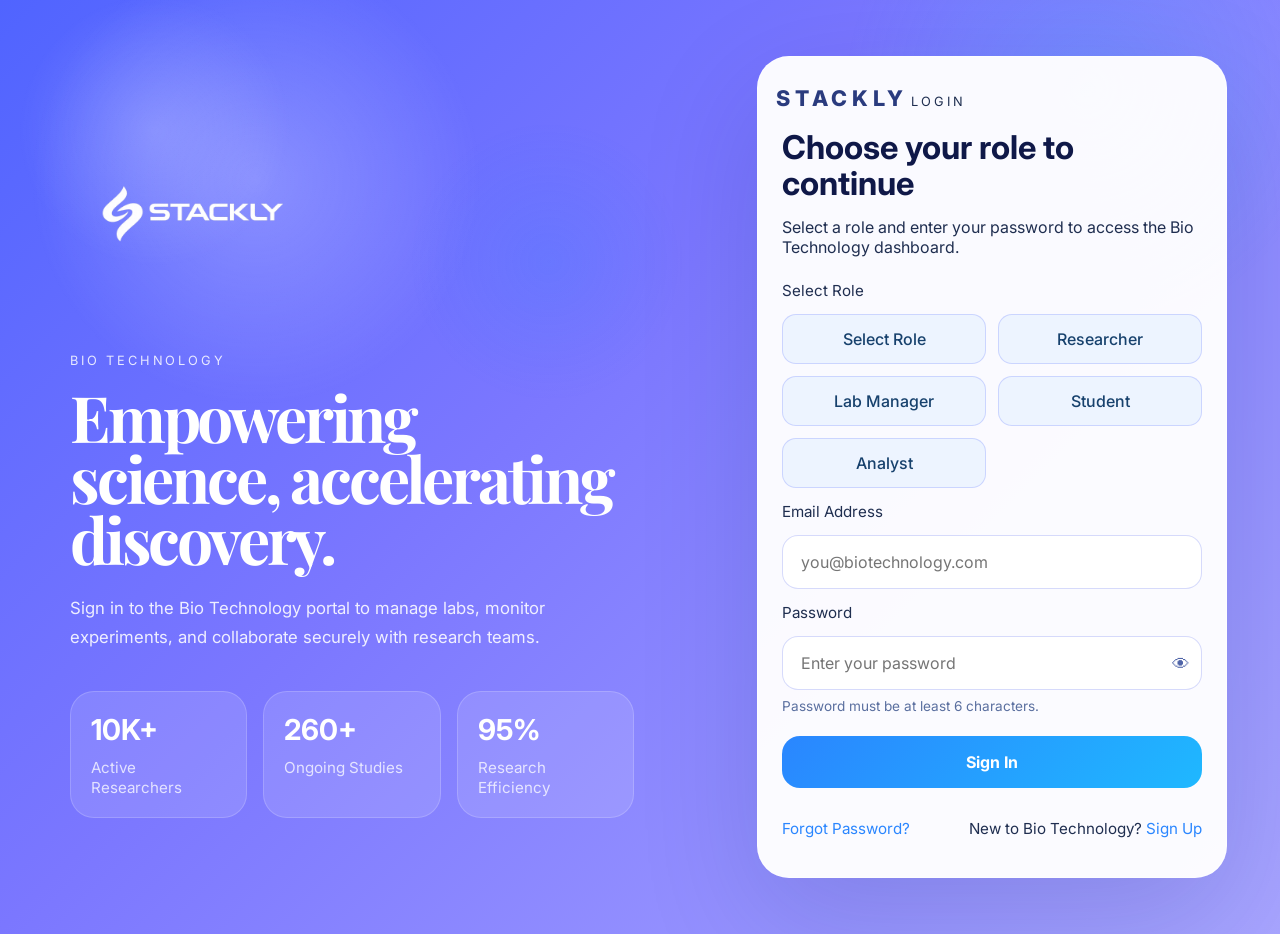
<file: index.html>
<!DOCTYPE html>
<html lang="en">
  <head>
    <meta charset="UTF-8" />
    <meta name="viewport" content="width=device-width, initial-scale=1.0" />
    <title>Bio Technology | Sign In</title>
    <link rel="stylesheet" href="style.css" />
  </head>
  <body>
    <div class="page-shell">
      <section class="hero-side">
        <img src="logo.webp" alt="Bio Technology logo" class="hero-logo" />
        <div class="hero-copy">
          <span class="eyebrow">BIO TECHNOLOGY</span>
          <h1>Empowering science, accelerating discovery.</h1>
          <p>
            Sign in to the Bio Technology portal to manage labs, monitor
            experiments, and collaborate securely with research teams.
          </p>
          <div class="hero-stats">
            <div>
              <strong>10K+</strong>
              <span>Active Researchers</span>
            </div>
            <div>
              <strong>260+</strong>
              <span>Ongoing Studies</span>
            </div>
            <div>
              <strong>95%</strong>
              <span>Research Efficiency</span>
            </div>
          </div>
        </div>
        <div class="hero-image"></div>
      </section>

      <section class="auth-side">
        <div class="auth-card">
          <div class="auth-head">
            <div class="auth-brand">STACKLY</div>
            <p class="eyebrow">Login </p>
            <h2>Choose your role to continue</h2>
            <p>
              Select a role and enter your password to access the Bio Technology
              dashboard.
            </p>
          </div>

          <form id="signinForm">
            <label for="role">Select Role</label>
            <div id="role" class="role-selector" name="role" required>
              <span class="role-option" data-value="">Select Role</span>
              <span class="role-option" data-value="Researcher">Researcher</span>
              <span class="role-option" data-value="Lab Manager">Lab Manager</span>
              <span class="role-option" data-value="Student">Student</span>
              <span class="role-option" data-value="Analyst">Analyst</span>
            </div>

            <label for="email">Email Address</label>
            <input
              type="email"
              id="email"
              name="email"
              placeholder="you@biotechnology.com"
              autocomplete="email"
              required
            />

            <label for="password">Password</label>
            <div class="password-field">
              <input
                type="password"
                id="password"
                name="password"
                placeholder="Enter your password"
                minlength="6"
                required
              />
              <button type="button" class="password-toggle" aria-label="Show password">👁</button>
            </div>
            <p class="field-note">Password must be at least 6 characters.</p>

            <button type="submit" class="primary-btn">Sign In</button>
          </form>

          <div class="auth-footer">
            <a href="404.html">Forgot Password?</a>
            <p>
              New to Bio Technology? <a href="signup.html">Sign Up</a>
            </p>
          </div>
        </div>
      </section>
    </div>
    <script src="script.js"></script>
  </body>
</html>
</file>
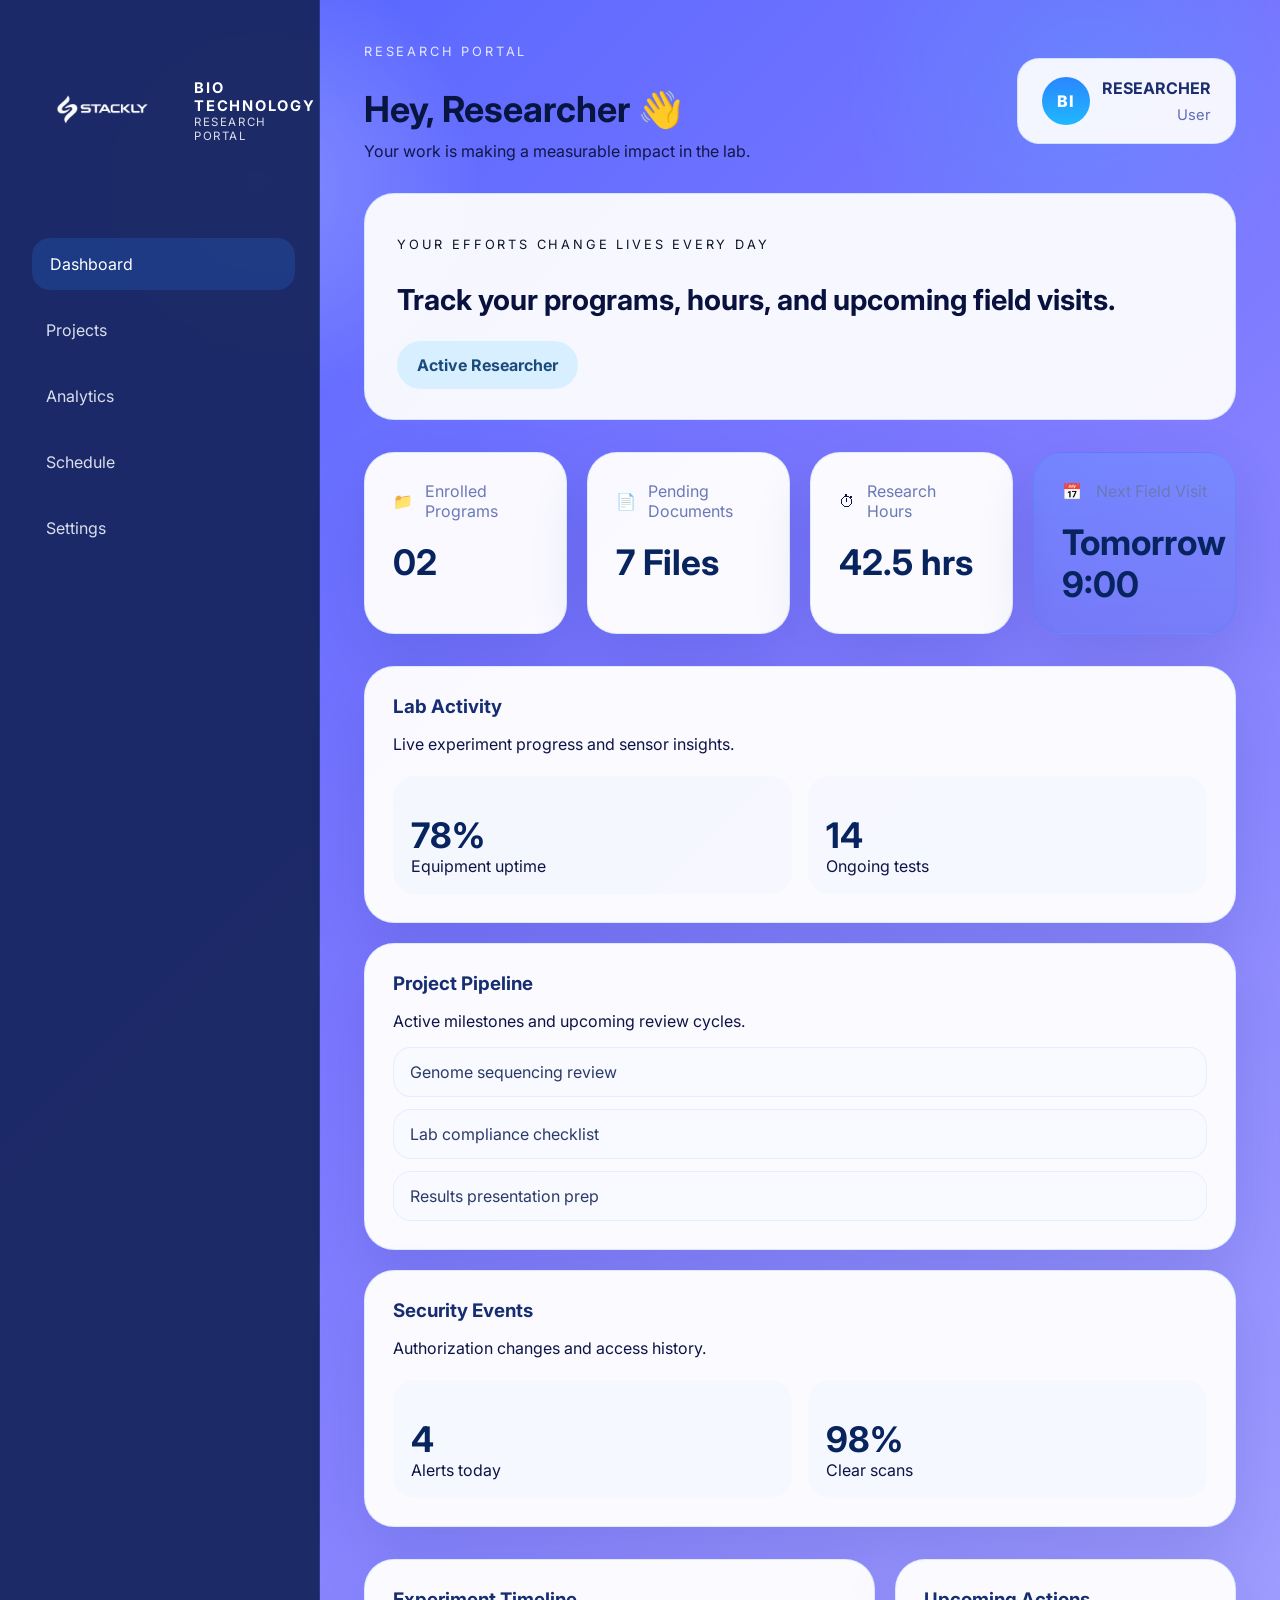
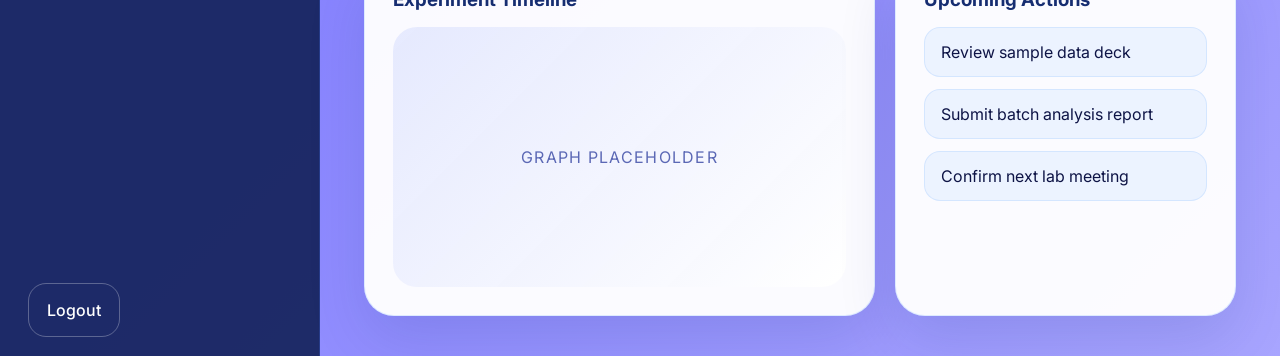
<file: dashbord.html>
<!DOCTYPE html>
<html lang="en">
  <head>
    <meta charset="UTF-8" />
    <meta name="viewport" content="width=device-width, initial-scale=1.0" />
    <title>Bio Technology | Dashboard</title>
    <link rel="stylesheet" href="style.css" />
  </head>
  <body>
    <div class="dashboard-shell">
      <aside class="dashboard-sidebar">
        <div class="logo-block">
          <img src="logo.webp" alt="Bio Technology" class="sidebar-logo" />
          <div class="brand-copy">
            <p class="brand-title">Bio Technology</p>
            <span class="brand-subtitle">Research Portal</span>
          </div>
        </div>

        <nav class="sidebar-nav">
          <a class="nav-item active" href="#dashboardTop">Dashboard</a>
          <a class="nav-item" href="#projects">Projects</a>
          <a class="nav-item" href="#analytics">Analytics</a>
          <a class="nav-item" href="#schedule">Schedule</a>
          <a class="nav-item" href="404.html">Settings</a>
        </nav>

        <div class="sidebar-footer">
          <a class="ghost-btn" href="index.html">Logout</a>
        </div>
      </aside>

      <main class="dashboard-main" id="dashboardTop">
        <header class="dashboard-topbar">
          <div>
            <span class="eyebrow">RESEARCH PORTAL</span>
            <h1 id="userGreeting">Hey, Bio Innovator</h1>
            <p class="subtext">Your work is making a measurable impact in the lab.</p>
          </div>
          <div class="topbar-status">
            <div class="profile-chip">
              <div class="profile-avatar">BI</div>
              <div>
                <p id="dashboardRole">RESEARCHER</p>
                <span>User</span>
              </div>
            </div>
          </div>
        </header>

        <section class="hero-banner">
          <div>
            <p class="eyebrow">Your Efforts Change Lives Every Day</p>
            <h2>Track your programs, hours, and upcoming field visits.</h2>
          </div>
          <span class="status-badge">Active Researcher</span>
        </section>

        <section class="summary-grid" id="projects">
          <article class="summary-card">
            <div class="card-top">
              <span>📁</span>
              <p>Enrolled Programs</p>
            </div>
            <strong>02</strong>
          </article>
          <article class="summary-card">
            <div class="card-top">
              <span>📄</span>
              <p>Pending Documents</p>
            </div>
            <strong>7 Files</strong>
          </article>
          <article class="summary-card">
            <div class="card-top">
              <span>⏱</span>
              <p>Research Hours</p>
            </div>
            <strong>42.5 hrs</strong>
          </article>
          <article class="summary-card highlight-card">
            <div class="card-top">
              <span>📅</span>
              <p>Next Field Visit</p>
            </div>
            <strong>Tomorrow 9:00</strong>
          </article>
        </section>

        <section class="dashboard-grid" id="analytics">
          <article class="activity-card pulse-card">
            <h3>Lab Activity</h3>
            <p>Live experiment progress and sensor insights.</p>
            <div class="metric-row">
              <div>
                <strong>78%</strong>
                <span>Equipment uptime</span>
              </div>
              <div>
                <strong>14</strong>
                <span>Ongoing tests</span>
              </div>
            </div>
          </article>

          <article class="activity-card">
            <h3>Project Pipeline</h3>
            <p>Active milestones and upcoming review cycles.</p>
            <ul>
              <li>Genome sequencing review</li>
              <li>Lab compliance checklist</li>
              <li>Results presentation prep</li>
            </ul>
          </article>

          <article class="activity-card">
            <h3>Security Events</h3>
            <p>Authorization changes and access history.</p>
            <div class="metric-row">
              <div>
                <strong>4</strong>
                <span>Alerts today</span>
              </div>
              <div>
                <strong>98%</strong>
                <span>Clear scans</span>
              </div>
            </div>
          </article>
        </section>

        <section class="details-section" id="schedule">
          <article class="graph-card">
            <h3>Experiment Timeline</h3>
            <div class="graph-placeholder">
              <span>Graph Placeholder</span>
            </div>
          </article>
          <article class="tasks-card">
            <h3>Upcoming Actions</h3>
            <ul>
              <li>Review sample data deck</li>
              <li>Submit batch analysis report</li>
              <li>Confirm next lab meeting</li>
            </ul>
          </article>
        </section>
      </main>
    </div>
    <script src="script.js"></script>
  </body>
</html>
</file>
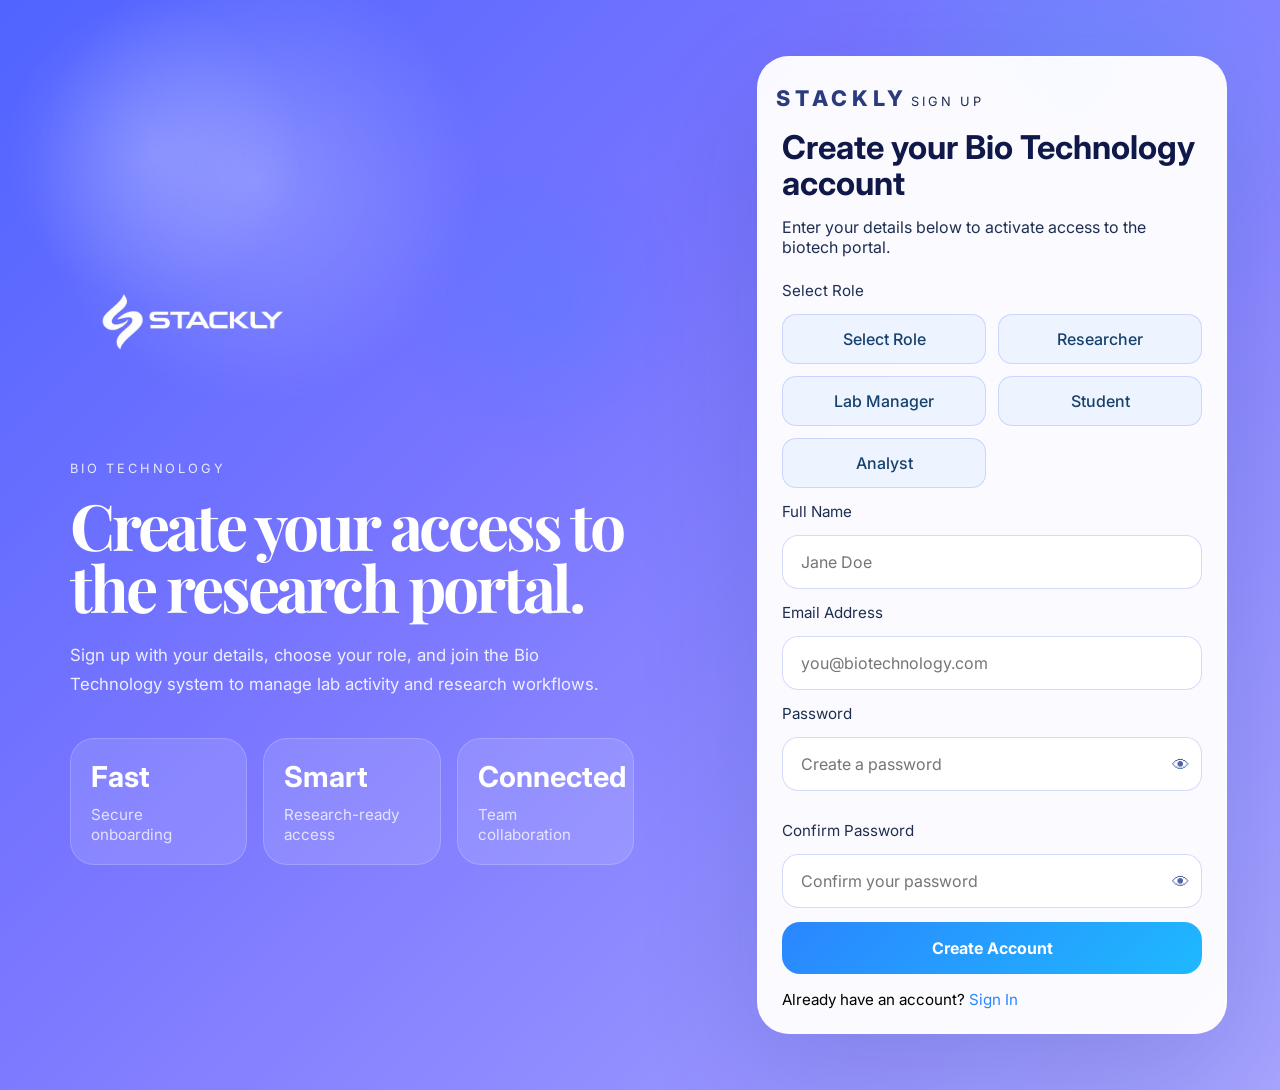
<file: signup.html>
<!DOCTYPE html>
<html lang="en">
  <head>
    <meta charset="UTF-8" />
    <meta name="viewport" content="width=device-width, initial-scale=1.0" />
    <title>Bio Technology | Sign Up</title>
    <link rel="stylesheet" href="style.css" />
  </head>
  <body>
    <div class="page-shell">
      <section class="hero-side">
        <img src="logo.webp" alt="Bio Technology logo" class="hero-logo" />
        <div class="hero-copy">
          <span class="eyebrow">BIO TECHNOLOGY</span>
          <h1>Create your access to the research portal.</h1>
          <p>
            Sign up with your details, choose your role, and join the Bio
            Technology system to manage lab activity and research workflows.
          </p>
          <div class="hero-stats">
            <div>
              <strong>Fast</strong>
              <span>Secure onboarding</span>
            </div>
            <div>
              <strong>Smart</strong>
              <span>Research-ready access</span>
            </div>
            <div>
              <strong>Connected</strong>
              <span>Team collaboration</span>
            </div>
          </div>
        </div>
        <div class="hero-image"></div>
      </section>

      <section class="auth-side">
        <div class="auth-card">
          <div class="auth-head">
            <div class="auth-brand">STACKLY</div>
            <p class="eyebrow">Sign Up</p>
            <h2>Create your Bio Technology account</h2>
            <p>
              Enter your details below to activate access to the biotech portal.
            </p>
          </div>

          <form id="signupForm">
            <label for="role">Select Role</label>
            <div id="role" class="role-selector" name="role" required>
              <span class="role-option" data-value="">Select Role</span>
              <span class="role-option" data-value="Researcher">Researcher</span>
              <span class="role-option" data-value="Lab Manager">Lab Manager</span>
              <span class="role-option" data-value="Student">Student</span>
              <span class="role-option" data-value="Analyst">Analyst</span>
            </div>

            <label for="name">Full Name</label>
            <input id="name" name="name" placeholder="Jane Doe" pattern="[A-Za-z\s]+" title="Name should only contain letters and spaces" required />

            <label for="email">Email Address</label>
            <input
              type="email"
              id="email"
              name="email"
              placeholder="you@biotechnology.com"
              required
            />

            <label for="password">Password</label>
            <div class="password-field">
              <input
                type="password"
                id="password"
                name="password"
                placeholder="Create a password"
                required
              />
              <button type="button" class="password-toggle" aria-label="Show password">👁</button>
            </div>
            <div class="field-note" id="passwordStrength"></div>

            <label for="confirmPassword">Confirm Password</label>
            <div class="password-field">
              <input
                type="password"
                id="confirmPassword"
                name="confirmPassword"
                placeholder="Confirm your password"
                required
              />
              <button type="button" class="password-toggle" aria-label="Show password">👁</button>
            </div>

            <button type="submit" class="primary-btn">Create Account</button>
          </form>

          <div class="auth-footer">
            <span class="auth-footer-text">Already have an account? <a href="index.html">Sign In</a></span>
          </div>
        </div>
      </section>
    </div>

    <!-- Success Modal Pop-up -->
    <div id="successModal" class="modal-overlay">
      <div class="modal-content">
        <div class="modal-header">
          <span class="modal-icon">✓</span>
        </div>
        <h2>Account Created Successfully!</h2>
        <p>Your Bio Technology account has been created. You'll be redirected to the login page shortly.</p>
        <button class="primary-btn" id="modalCloseBtn">Continue to Login</button>
      </div>
    </div>

    <script src="script.js"></script>
  </body>
</html>
</file>
<file: style.css>
@import url("https://fonts.googleapis.com/css2?family=Inter:wght@400;500;600;700;800&family=Playfair+Display:wght@600;700&display=swap");

:root {
  color-scheme: light;
  font-family: "Inter", system-ui, -apple-system, BlinkMacSystemFont, "Segoe UI", sans-serif;
  background: #f4f7ff;
  color: #0e1446;
  --surface: rgba(255, 255, 255, 0.92);
  --surface-soft: rgba(255, 255, 255, 0.75);
  --surface-strong: rgba(18, 34, 92, 0.92);
  --border: rgba(98, 106, 247, 0.18);
  --accent: #35c6ff;
  --accent-strong: #3a8dff;
  --muted: rgba(15, 23, 76, 0.72);
}

* {
  box-sizing: border-box;
}

html,
body {
  margin: 0;
  min-height: 100%;
  scroll-behavior: smooth;
}

body {
  background: linear-gradient(135deg, #5064ff 0%, #7b77ff 42%, #a8a5ff 100%);
  color: #0e1446;
  overflow-x: hidden;
}

/* Global overflow guard: prevent any horizontal scroll caused by wide elements */
html,
body,
.page-shell {
  overflow-x: hidden;
  max-width: 100vw;
}

/* Allow main containers to shrink below their contents to avoid forcing overflow */
.hero-side,
.auth-side,
.dashboard-main,
.dashboard-sidebar,
.auth-card {
  min-width: 0;
}

body::before {
  content: "";
  position: fixed;
  inset: 0;
  background: radial-gradient(circle at 20% 20%, rgba(255, 255, 255, 0.24), transparent 18%),
    radial-gradient(circle at 85% 10%, rgba(53, 198, 255, 0.18), transparent 18%);
  pointer-events: none;
}

body,
button,
input,
select {
  font: inherit;
}

.page-shell,
.dashboard-shell {
  min-height: 100vh;
  display: grid;
  animation: fadeIn 0.9s ease both;
}

.page-shell {
  grid-template-columns: 1.1fr 0.9fr;
}

.hero-side,
.auth-side,
.dashboard-main,
.dashboard-sidebar {
  position: relative;
}

.hero-side {
  padding: 60px 70px;
  display: flex;
  flex-direction: column;
  justify-content: center;
  opacity: 0;
  animation: slideInLeft 1.1s ease-out 0.1s both;
}

.auth-side {
  padding: 24px 46px 32px;
  display: flex;
  align-items: flex-start;
  justify-content: center;
  opacity: 0;
  animation: slideInRight 1.1s ease-out 0.2s both;
}

.hero-copy {
  max-width: 600px;
  color: #ffffff;
}

.hero-logo {
  display: block;
  max-width: 300px;
  width: auto;
  margin-bottom: 32px;
  margin-left: -18px;
  transform: translateX(-8px);
}

.auth-logo,
.sidebar-logo {
  display: block;
  max-width: 120px;
  width: auto;
  margin-bottom: 24px;
}

.auth-logo {
  margin: 0 auto 24px;
}

.sidebar-logo {
  width: 52px;
  height: 52px;
  object-fit: contain;
  margin: 0;
}

.eyebrow {
  display: inline-block;
  margin-bottom: 18px;
  color: rgba(255, 255, 255, 0.84);
  letter-spacing: 0.22em;
  text-transform: uppercase;
  font-size: 0.8rem;
}

.hero-copy h1 {
  margin: 0;
  font-family: "Playfair Display", Georgia, serif;
  font-size: clamp(3.2rem, 5vw, 4.8rem);
  line-height: 0.96;
  letter-spacing: -0.05em;
}

.hero-copy p {
  max-width: 550px;
  margin: 24px 0 38px;
  color: rgba(255, 255, 255, 0.88);
  font-size: 1.05rem;
  line-height: 1.75;
}

.hero-stats {
  display: grid;
  grid-template-columns: repeat(3, minmax(0, 1fr));
  gap: 16px;
}

.hero-stats div {
  padding: 20px;
  border-radius: 24px;
  background: rgba(255, 255, 255, 0.12);
  border: 1px solid rgba(255, 255, 255, 0.18);
  color: #fff;
  transition: transform 0.3s ease, border-color 0.3s ease;
}

.hero-stats div:hover {
  transform: translateY(-4px);
  border-color: rgba(255, 255, 255, 0.28);
}

.hero-stats strong {
  display: block;
  font-size: 1.8rem;
  margin-bottom: 10px;
}

.hero-stats span {
  color: rgba(255, 255, 255, 0.76);
  font-size: 0.95rem;
}

.hero-image {
  position: absolute;
  inset: 0;
  background: radial-gradient(circle at 22% 14%, rgba(255, 255, 255, 0.18), transparent 14%),
    radial-gradient(circle at 78% 28%, rgba(32, 132, 255, 0.14), transparent 16%);
  pointer-events: none;
}

.auth-side {
  padding: 56px 46px;
  display: flex;
  align-items: center;
  justify-content: center;
}

.auth-card {
  width: min(100%, 470px);
  padding: 24px;
  border-radius: 32px;
  background: rgba(255, 255, 255, 0.96);
  border: 1px solid rgba(255, 255, 255, 0.55);
  box-shadow: 0 40px 120px rgba(12, 34, 110, 0.16);
  backdrop-filter: blur(18px);
  color: #1f2e50;
}

.error-page,
.success-page {
  min-height: 100vh;
  display: grid;
  place-items: center;
  padding: 48px 24px;
}

.error-card,
.success-card {
  width: min(100%, 520px);
  padding: 42px;
  border-radius: 32px;
  background: rgba(255, 255, 255, 0.95);
  border: 1px solid rgba(255, 255, 255, 0.56);
  box-shadow: 0 38px 100px rgba(12, 34, 110, 0.16);
  text-align: center;
}

.error-card h1,
.success-card h1 {
  margin: 0;
  font-size: clamp(3rem, 5vw, 4.2rem);
  color: #0f1848;
}

.error-card p,
.success-card p {
  color: #404f88;
  margin: 20px auto 28px;
  max-width: 480px;
  line-height: 1.7;
}

.error-card .primary-btn,
.success-card .primary-btn {
  max-width: 240px;
  margin: 0 auto;
}

.auth-head h2 {
  margin: 0 0 12px;
  font-size: 2.05rem;
  line-height: 1.1;
  color: #0f1848;
}

.auth-brand {
  font-size: 1.35rem;
  font-weight: 800;
  letter-spacing: 0.22em;
  text-transform: uppercase;
  color: #2a3b7e;
  margin-bottom: 18px;
  margin-left: -6px;
  display: inline-block;
  animation: logoFloat 3s ease-in-out infinite;
}

@keyframes logoFloat {
  0%, 100% {
    transform: translateX(0) scale(1);
    color: #2a3b7e;
  }
  50% {
    transform: translateX(-4px) scale(1.02);
    color: #1f2e50;
  }
}

.auth-head p,
label,
.auth-footer p,
.auth-footer a,
.note {
  color: #1f2e50;
}

form {
  display: grid;
  gap: 14px;
  margin-top: 24px;
}

label {
  font-size: 0.95rem;
}

select,
input {
  width: 100%;
  padding: 16px 18px;
  border-radius: 16px;
  border: 1px solid rgba(84, 103, 238, 0.24);
  background: rgba(255, 255, 255, 0.98);
  color: #0f1848;
  outline: none;
  transition: border-color 0.25s ease, box-shadow 0.25s ease, transform 0.25s ease;
}

.password-field {
  position: relative;
}

.password-field input {
  padding-right: 3.75rem;
}

.password-toggle {
  position: absolute;
  top: 50%;
  right: 0.75rem;
  transform: translateY(-50%);
  border: none;
  background: transparent;
  color: #4f64a8;
  font-size: 1.1rem;
  cursor: pointer;
  padding: 0;
}

.password-toggle:hover {
  color: #2a86ff;
}

.field-note {
  margin: -6px 0 8px;
  font-size: 0.85rem;
  color: #5a6f9f;
}

select:hover,
input:hover,
select:focus,
input:focus {
  border-color: rgba(53, 198, 255, 0.55);
  box-shadow: 0 0 0 6px rgba(53, 198, 255, 0.12);
}

.role-selector {
  display: grid;
  grid-template-columns: repeat(2, minmax(0, 1fr));
  gap: 12px;
  width: 100%;
}

.role-option {
  display: inline-flex;
  align-items: center;
  justify-content: center;
  border: 1px solid rgba(80, 97, 255, 0.22);
  background: rgba(234, 242, 255, 0.78);
  color: #17416d;
  border-radius: 14px;
  padding: 14px 16px;
  cursor: pointer;
  transition: transform 0.2s ease, background 0.2s ease, border-color 0.2s ease;
  user-select: none;
  font-weight: 500;
  white-space: nowrap;
  overflow: hidden;
  text-overflow: ellipsis;
}

.role-option:hover,
.role-option.active {
  transform: translateY(-2px);
  background: rgba(81, 131, 255, 0.18);
  border-color: rgba(53, 198, 255, 0.45);
  color: #0f5fa8;
}

.role-options {
  display: grid;
  grid-template-columns: repeat(2, minmax(0, 1fr));
  gap: 12px;
}

.role-chip {
  appearance: none;
  border: 1px solid rgba(80, 97, 255, 0.22);
  background: rgba(234, 242, 255, 0.78);
  color: #17416d;
  border-radius: 14px;
  padding: 14px 16px;
  cursor: pointer;
  transition: transform 0.2s ease, background 0.2s ease, border-color 0.2s ease;
}

.role-chip:hover,
.role-chip.active {
  transform: translateY(-2px);
  background: rgba(81, 131, 255, 0.18);
  border-color: rgba(53, 198, 255, 0.45);
}

.primary-btn {
  width: 100%;
  display: inline-flex;
  align-items: center;
  justify-content: center;
  gap: 10px;
  padding: 16px 18px;
  border: none;
  border-radius: 18px;
  background: linear-gradient(135deg, #2a86ff 0%, #1fb8ff 100%);
  color: #ffffff;
  font-weight: 700;
  font-size: 1rem;
  cursor: pointer;
  transition: transform 0.2s ease, box-shadow 0.2s ease;
}

.primary-btn:hover {
  transform: translateY(-2px);
  box-shadow: 0 18px 35px rgba(42, 134, 255, 0.28);
}

.auth-footer {
  margin-top: 16px;
  display: flex;
  justify-content: space-between;
  align-items: center;
  gap: 16px;
  font-size: 0.95rem;
}

.auth-footer a {
  color: #2a86ff;
  text-decoration: none;
}

.auth-footer-text {
  color: #000000;
  font-size: 0.95rem;
}

.auth-footer-text a {
  color: #2a86ff;
  text-decoration: none;
}

/* Success Modal Styles */
.modal-overlay {
  display: none;
  position: fixed;
  top: 0;
  left: 0;
  right: 0;
  bottom: 0;
  background: rgba(0, 0, 0, 0.5);
  backdrop-filter: blur(4px);
  z-index: 1000;
  align-items: center;
  justify-content: center;
}

.modal-overlay.active {
  display: flex;
}

.modal-content {
  background: rgba(255, 255, 255, 0.98);
  border-radius: 32px;
  padding: 48px 40px;
  text-align: center;
  max-width: 420px;
  width: 90%;
  box-shadow: 0 40px 120px rgba(12, 34, 110, 0.2);
  border: 1px solid rgba(255, 255, 255, 0.6);
  animation: modalSlideIn 0.4s ease-out;
}

.modal-header {
  margin-bottom: 24px;
}

.modal-icon {
  display: inline-flex;
  align-items: center;
  justify-content: center;
  width: 80px;
  height: 80px;
  background: linear-gradient(135deg, #4caf50 0%, #45a049 100%);
  border-radius: 50%;
  font-size: 2.5rem;
  color: white;
  animation: iconScale 0.5s cubic-bezier(0.175, 0.885, 0.32, 1.275);
}

.modal-content h2 {
  margin: 0 0 12px;
  font-size: 1.8rem;
  color: #0f1848;
}

.modal-content p {
  margin: 0 0 32px;
  color: #404f88;
  font-size: 0.95rem;
  line-height: 1.6;
}

.modal-content .primary-btn {
  min-width: 180px;
}

@keyframes modalSlideIn {
  from {
    opacity: 0;
    transform: scale(0.9) translateY(-20px);
  }
  to {
    opacity: 1;
    transform: scale(1) translateY(0);
  }
}

@keyframes iconScale {
  0% {
    transform: scale(0) rotate(-180deg);
  }
  100% {
    transform: scale(1) rotate(0deg);
  }
}

.dashboard-shell {
  grid-template-columns: 320px 1fr;
  width: 100%;
  max-width: 100%;
}

.dashboard-sidebar {
  background: rgba(25, 39, 98, 0.96);
  border-right: 1px solid rgba(68, 124, 255, 0.22);
  padding: 36px 28px;
  display: flex;
  flex-direction: column;
  gap: 32px;
  min-width: 0;
}

.logo-block {
  display: flex;
  align-items: center;
  gap: 16px;
  margin-bottom: 20px;
  animation: brandEntrance 0.9s ease-out both;
}

.brand-copy {
  display: flex;
  flex-direction: column;
  justify-content: center;
  min-width: 0;
}

.brand-title,
.brand-subtitle {
  margin: 0;
  color: #ffffff;
}

.brand-title {
  font-size: 0.92rem;
  font-weight: 700;
  letter-spacing: 0.12em;
  text-transform: uppercase;
}

.brand-subtitle {
  margin-top: 4px;
  font-size: 0.72rem;
  letter-spacing: 0.14em;
  opacity: 0.85;
  text-transform: uppercase;
}

.logo-block div {
  display: flex;
  flex-direction: column;
  justify-content: center;
}

.logo-block p,
.logo-block span {
  margin: 0;
  color: #ffffff;
}

.sidebar-logo {
  width: 150px;
  height: 150px;
  min-width: 150px;
  border-radius: 24px;
  object-fit: contain;
  margin: 0;
}

@keyframes brandEntrance {
  from {
    opacity: 0;
    transform: translateY(-12px) scale(0.98);
  }
  to {
    opacity: 1;
    transform: translateY(0) scale(1);
  }
}

.sidebar-nav {
  display: grid;
  gap: 14px;
}

.nav-item {
  display: block;
  padding: 16px 18px;
  border-radius: 18px;
  color: rgba(245, 248, 255, 0.88);
  text-decoration: none;
  transition: transform 0.2s ease, background 0.25s ease, color 0.25s ease;
}

.nav-item:hover,
.nav-item.active {
  background: rgba(42, 134, 255, 0.18);
  color: #ffffff;
  transform: translateX(4px);
}

.sidebar-footer {
  margin-top: auto;
}

.ghost-btn {
  width: 100%;
  padding: 16px 18px;
  border-radius: 18px;
  border: 1px solid rgba(255, 255, 255, 0.28);
  background: transparent;
  color: #ffffff;
  text-decoration: none;
  cursor: pointer;
  font-weight: 500;
}

.ghost-btn:hover {
  background: rgba(255, 255, 255, 0.1);
  border-color: rgba(255, 255, 255, 0.4);
}

.dashboard-main {
  padding: 40px 44px;
  display: grid;
  gap: 32px;
  min-width: 0;
}

.dashboard-topbar {
  display: flex;
  justify-content: space-between;
  gap: 28px;
  align-items: flex-start;
}

.dashboard-topbar h1 {
  margin: 10px 0 10px;
  font-size: clamp(2.2rem, 2.8vw, 3.4rem);
  color: #071540;
}

.subtext {
  margin: 0;
  color: #0f1848;
}

.topbar-status {
  align-self: center;
  padding: 18px 24px;
  border-radius: 22px;
  background: rgba(255, 255, 255, 0.92);
  border: 1px solid rgba(42, 134, 255, 0.16);
  text-align: right;
  display: flex;
  align-items: center;
  gap: 16px;
}

.profile-chip {
  display: flex;
  align-items: center;
  gap: 12px;
}

.profile-avatar {
  width: 48px;
  height: 48px;
  border-radius: 50%;
  display: grid;
  place-items: center;
  background: linear-gradient(180deg, #2a86ff, #1fb8ff);
  color: #ffffff;
  font-weight: 800;
  letter-spacing: 0.08em;
}

.topbar-status p {
  margin: 0 0 6px;
  color: #1b2e6f;
  font-weight: 700;
}

.topbar-status span {
  color: #5f6cb8;
  font-size: 0.92rem;
}

.hero-banner {
  display: flex;
  flex-wrap: wrap;
  align-items: flex-start;
  justify-content: space-between;
  gap: 24px;
  padding: 30px 32px;
  border-radius: 30px;
  background: rgba(255, 255, 255, 0.94);
  border: 1px solid rgba(42, 134, 255, 0.16);
}

.hero-banner > div,
.hero-banner .status-badge {
  min-width: 0;
}

.status-badge {
  white-space: nowrap;
}

.dashboard-main .hero-banner .eyebrow {
  color: #0b1325;
}

.hero-banner h2 {
  margin: 12px 0 0;
  font-size: 1.8rem;
  color: #09123f;
}

.tasks-card ul {
  list-style: none;
  margin: 0;
  padding: 0;
  display: grid;
  gap: 10px;
}

.tasks-card ul li {
  padding: 14px 16px;
  border-radius: 16px;
  background: rgba(234, 242, 255, 0.9);
  border: 1px solid rgba(42, 134, 255, 0.12);
  color: #0e1446;
  transition: transform 0.2s ease, background 0.2s ease, border-color 0.2s ease;
  cursor: pointer;
}

.tasks-card ul li:hover {
  background: rgba(42, 134, 255, 0.14);
  border-color: rgba(42, 134, 255, 0.28);
  transform: translateX(4px);
}

.status-badge {
  display: inline-flex;
  align-items: center;
  gap: 10px;
  padding: 14px 20px;
  border-radius: 999px;
  background: rgba(53, 198, 255, 0.16);
  color: #1b4b7b;
  font-weight: 700;
}

.summary-grid,
.dashboard-grid,
.details-section {
  display: grid;
  gap: 20px;
}

.summary-grid {
  grid-template-columns: repeat(4, minmax(0, 1fr));
}

.summary-card,
.activity-card,
.graph-card,
.tasks-card {
  padding: 28px;
  border-radius: 30px;
  background: rgba(255, 255, 255, 0.96);
  border: 1px solid rgba(42, 134, 255, 0.14);
  box-shadow: 0 24px 60px rgba(12, 34, 110, 0.12);
  transition: transform 0.3s ease, border-color 0.3s ease, background 0.3s ease;
}

.summary-card:hover,
.activity-card:hover,
.graph-card:hover,
.tasks-card:hover {
  transform: translateY(-6px);
  border-color: rgba(42, 134, 255, 0.24);
  background: rgba(255, 255, 255, 0.98);
}

.summary-card strong,
.metric-row strong {
  display: block;
  margin-top: 20px;
  font-size: 2.2rem;
  color: #08245e;
}

.card-top {
  display: flex;
  justify-content: space-between;
  gap: 12px;
  align-items: center;
}

.card-top p {
  margin: 0;
  color: #6b79b7;
}

.highlight-card {
  background: linear-gradient(180deg, rgba(53, 198, 255, 0.14), rgba(57, 96, 217, 0.18));
  border-color: rgba(42, 134, 255, 0.22);
}

.activity-card h3,
.graph-card h3,
.tasks-card h3 {
  margin: 0 0 16px;
  color: #162d71;
}

.activity-card ul,
.tasks-card ul {
  margin: 0;
  padding: 0;
  list-style: none;
  display: grid;
  gap: 12px;
}

.activity-card li,
.tasks-card li {
  padding: 14px 16px;
  border-radius: 18px;
  background: rgba(249, 250, 255, 0.82);
  border: 1px solid rgba(42, 134, 255, 0.1);
  color: #2b3a68;
}

.metric-row {
  display: grid;
  grid-template-columns: repeat(2, minmax(0, 1fr));
  gap: 16px;
  margin-top: 22px;
}

.metric-row div {
  padding: 18px;
  border-radius: 22px;
  background: rgba(245, 247, 255, 0.88);
}

.graph-placeholder {
  min-height: 260px;
  border-radius: 24px;
  background: linear-gradient(135deg, rgba(80, 112, 247, 0.12), rgba(255, 255, 255, 0.96));
  display: grid;
  place-items: center;
  color: #5b68b5;
  letter-spacing: 0.08em;
  text-transform: uppercase;
}

.details-section {
  grid-template-columns: 1.5fr 1fr;
}

@media (max-width: 1180px) {
  .page-shell,
  .dashboard-shell {
    grid-template-columns: 1fr;
  }

  .hero-side,
  .auth-side,
  .dashboard-main {
    padding: 40px 24px;
  }

  .dashboard-sidebar {
    grid-template-columns: 1fr;
    padding: 28px 24px;
  }

  .dashboard-topbar {
    flex-direction: column;
    align-items: flex-start;
  }

  .summary-grid {
    grid-template-columns: 1fr 1fr;
  }

  .details-section {
    grid-template-columns: 1fr;
  }

  .hero-banner {
    align-items: flex-start;
  }
}

@media (max-width: 760px) {
  .hero-side,
  .auth-side,
  .dashboard-sidebar,
  .dashboard-main {
    padding: 24px 18px;
  }

  .dashboard-sidebar {
    padding: 24px 18px;
  }

  .logo-block {
    gap: 12px;
    align-items: flex-start;
    flex-wrap: wrap;
  }

  .logo-block .brand-copy {
    min-width: 0;
    width: calc(100% - 110px);
  }

  .brand-title {
    font-size: 0.88rem;
  }

  .brand-subtitle {
    font-size: 0.7rem;
  }

  .sidebar-logo {
    width: 110px;
    height: 110px;
  }

  .hero-stats,
  .summary-grid {
    grid-template-columns: 1fr;
  }

  .role-selector,
  .role-options {
    grid-template-columns: 1fr;
  }

  .role-option,
  .role-chip {
    padding: 12px 14px;
    font-size: 0.95rem;
  }

  .topbar-status {
    width: 100%;
  }

  .hero-banner {
    padding: 24px 20px;
    gap: 18px;
  }

  .hero-banner h2 {
    font-size: 1.5rem;
  }
}

@keyframes fadeIn {
  from {
    opacity: 0;
    transform: translateY(14px);
  }
  to {
    opacity: 1;
    transform: translateY(0);
  }
}

@keyframes slideIn {
  from {
    opacity: 0;
    transform: translateY(24px);
  }
  to {
    opacity: 1;
    transform: translateY(0);
  }
}

@keyframes slideInLeft {
  from {
    opacity: 0;
    transform: translateX(-80px);
  }
  to {
    opacity: 1;
    transform: translateX(0);
  }
}

@keyframes slideInRight {
  from {
    opacity: 0;
    transform: translateX(80px);
  }
  to {
    opacity: 1;
    transform: translateX(0);
  }
}
</file>
